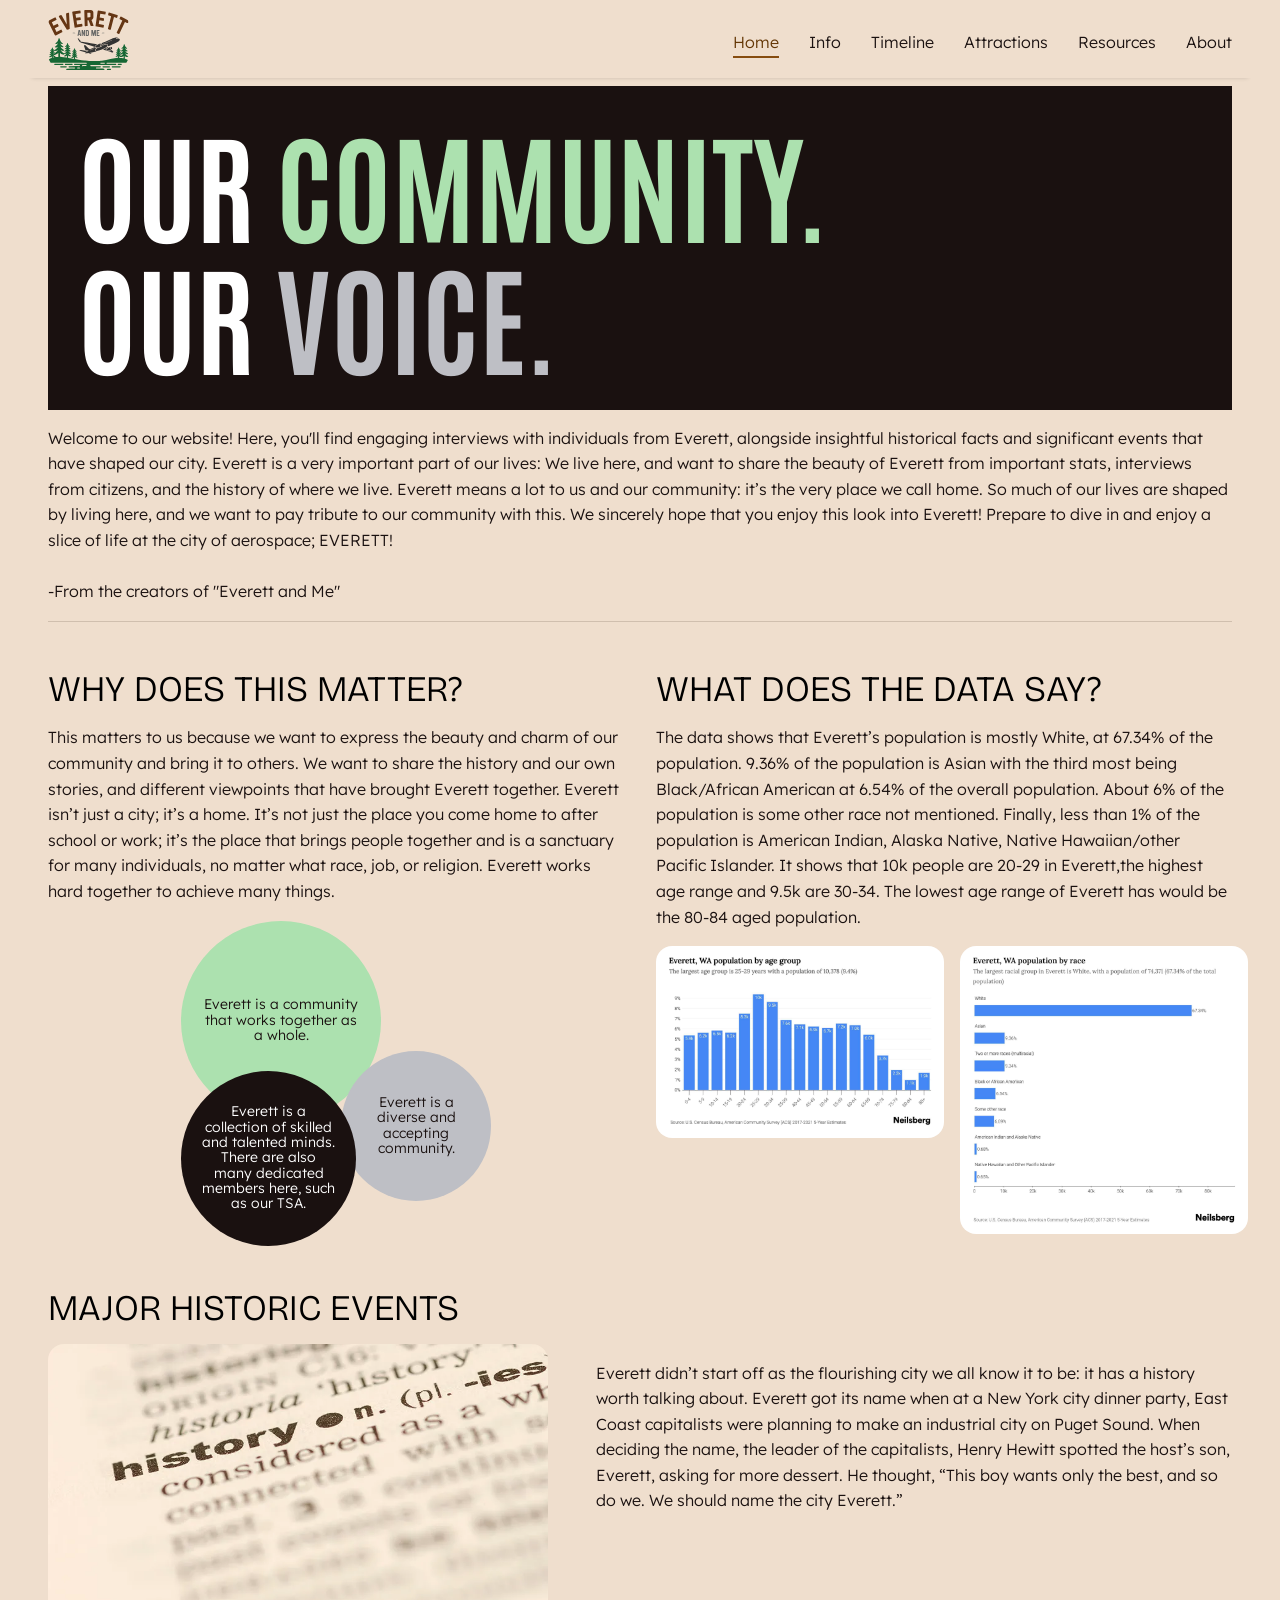
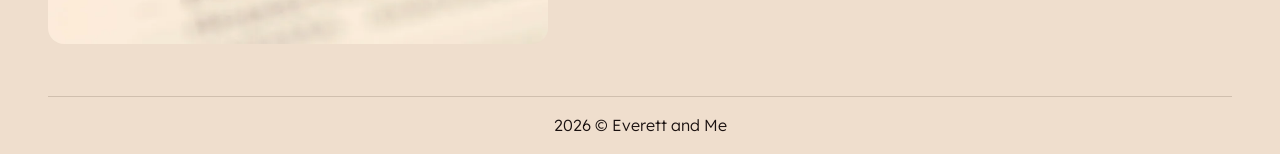
<file: index.html>
<!DOCTYPE html>
<html lang="en">

<head>
  <meta charset="UTF-8">
  <meta name="viewport" content="width=device-width, initial-scale=1.0">
  <title>Everett and Me!</title>
  <link rel="stylesheet" href="./assets/global.css">
  <link rel="icon" href="./assets/images/favicon.svg" type="image/x-icon">
  <link rel="preconnect" href="https://fonts.googleapis.com">
  <link rel="preconnect" href="https://fonts.gstatic.com" crossorigin>
  <link href="https://fonts.googleapis.com/css2?family=Antonio:wght@100..700&display=swap" rel="stylesheet">
  <link href="https://fonts.googleapis.com/css2?family=Lexend:wght@100..900&display=swap" rel="stylesheet">
  <link href="https://fonts.googleapis.com/css2?family=Bricolage+Grotesque:opsz,wght@12..96,200..800&display=swap"
    rel="stylesheet">
</head>

<body>
  <div class="page-wrap">
    <header>
      <section class="content">
        <a href="./index.html"><img class="logo" src="./assets/images/everett_and_me_logo.svg" alt="Everett and me logo" /></a>
        <nav>
          <a href="./index.html" class="active">Home</a>
          <a href="./info.html">Info</a>
          <a href="./timeline.html">Timeline</a>
          <a href="./attractions.html">Attractions</a>
          <a href="./resource.html">Resources</a>
          <a href="./about.html">About</a>
          </ul>
        </nav>
      </section>
    </header>
    <main class="home-page">
      <section class="hero-banner">
        <h1>OUR <span class="accent1">COMMUNITY.</span><br>OUR <span class="accent2">VOICE.</span></h1>
      </section>

      <section class="hero-section-description">
        <p>Welcome to our website! Here, you'll find engaging interviews with individuals from Everett, alongside
          insightful historical facts and significant events that have shaped our city. Everett is a very important part
          of our lives: We live here, and want to share the beauty of Everett from important stats, interviews from
          citizens, and the history of where we live. Everett means a lot to us and our community: it’s the very place
          we call home. So much of our lives are shaped by living here, and we want to pay tribute to our community with
          this. We sincerely hope that you enjoy this look into Everett! Prepare to dive in and enjoy a slice of life at
          the city of aerospace; EVERETT!
          <br><br><span class="right-align">-From the creators of "Everett and Me"</span>
        </p>
        <span class="banner-line"></span>
      </section>

      <section class="why-does-this-matter-what-does-the-data-say">
        <div>
          <h2>WHY DOES THIS MATTER?</h2>
          <p>This matters to us because we want to express the beauty and charm of our community and bring it to others.
            We want to share the history and our own stories, and different viewpoints that have brought Everett
            together. Everett isn’t just a city; it’s a home. It’s not just the place you come home to after school or
            work; it’s the place that brings people together and is a sanctuary for many individuals, no matter what
            race, job, or religion. Everett works hard together to achieve many things.</p>
          <span class="circleInfo">
            <span class="container">
              <span class="green-circle">Everett is a community that works together as a whole. </span>
              <span class="black-circle">Everett is a collection of skilled and talented minds. There are also many
                dedicated members here, such as our TSA.</span>
              <span class="gray-circle">Everett is a diverse and accepting community.</span>

        </div>
        <div>
          <h2>WHAT DOES THE DATA SAY?</h2>
          <p>The data shows that Everett’s population is mostly White, at 67.34% of the population. 9.36% of the
            population is Asian with the third most being Black/African American at 6.54% of the overall population.
            About 6% of the population is some other race not mentioned. Finally, less than 1% of the population is
            American Indian, Alaska Native, Native Hawaiian/other Pacific Islander. It shows that 10k people are 20-29
            in Everett,the highest age range and 9.5k are 30-34. The lowest age range of Everett has would be the 80-84
            aged population.
          <div class="charts-container">
            <img class="age-group-population-chart" src="./assets/images/everett-wa-population-by-age-group-chart.jpeg">
            <img class="race-population-chart" src="./assets/images/everett-wa-population-by-race.jpeg">
          </div>
        </div>
      </section>

      <section class="major-historic-events">
        <div>
          <h2>MAJOR HISTORIC EVENTS</h2>
          <img class="image" src="./assets/images/historical-events.webp">
        </div>
        <div class="text-content">
          <p>
            Everett didn’t start off as the flourishing city we all know it to be: it has a history worth talking about.
            Everett got its name when at a New York city dinner party, East Coast capitalists were planning to make an
            industrial city on Puget Sound. When deciding the name, the leader of the capitalists, Henry Hewitt spotted
            the host’s son, Everett, asking for more dessert. He thought, “This boy wants only the best, and so do we.
            We should name the city Everett.”
          </p>
        </div>
      </section>
    </main>
    <footer>
      <span class="horizontal-line"></span>
      <p>2026 &COPY; Everett and Me</p>
    </footer>
  </div>
</body>

</html>
</file>
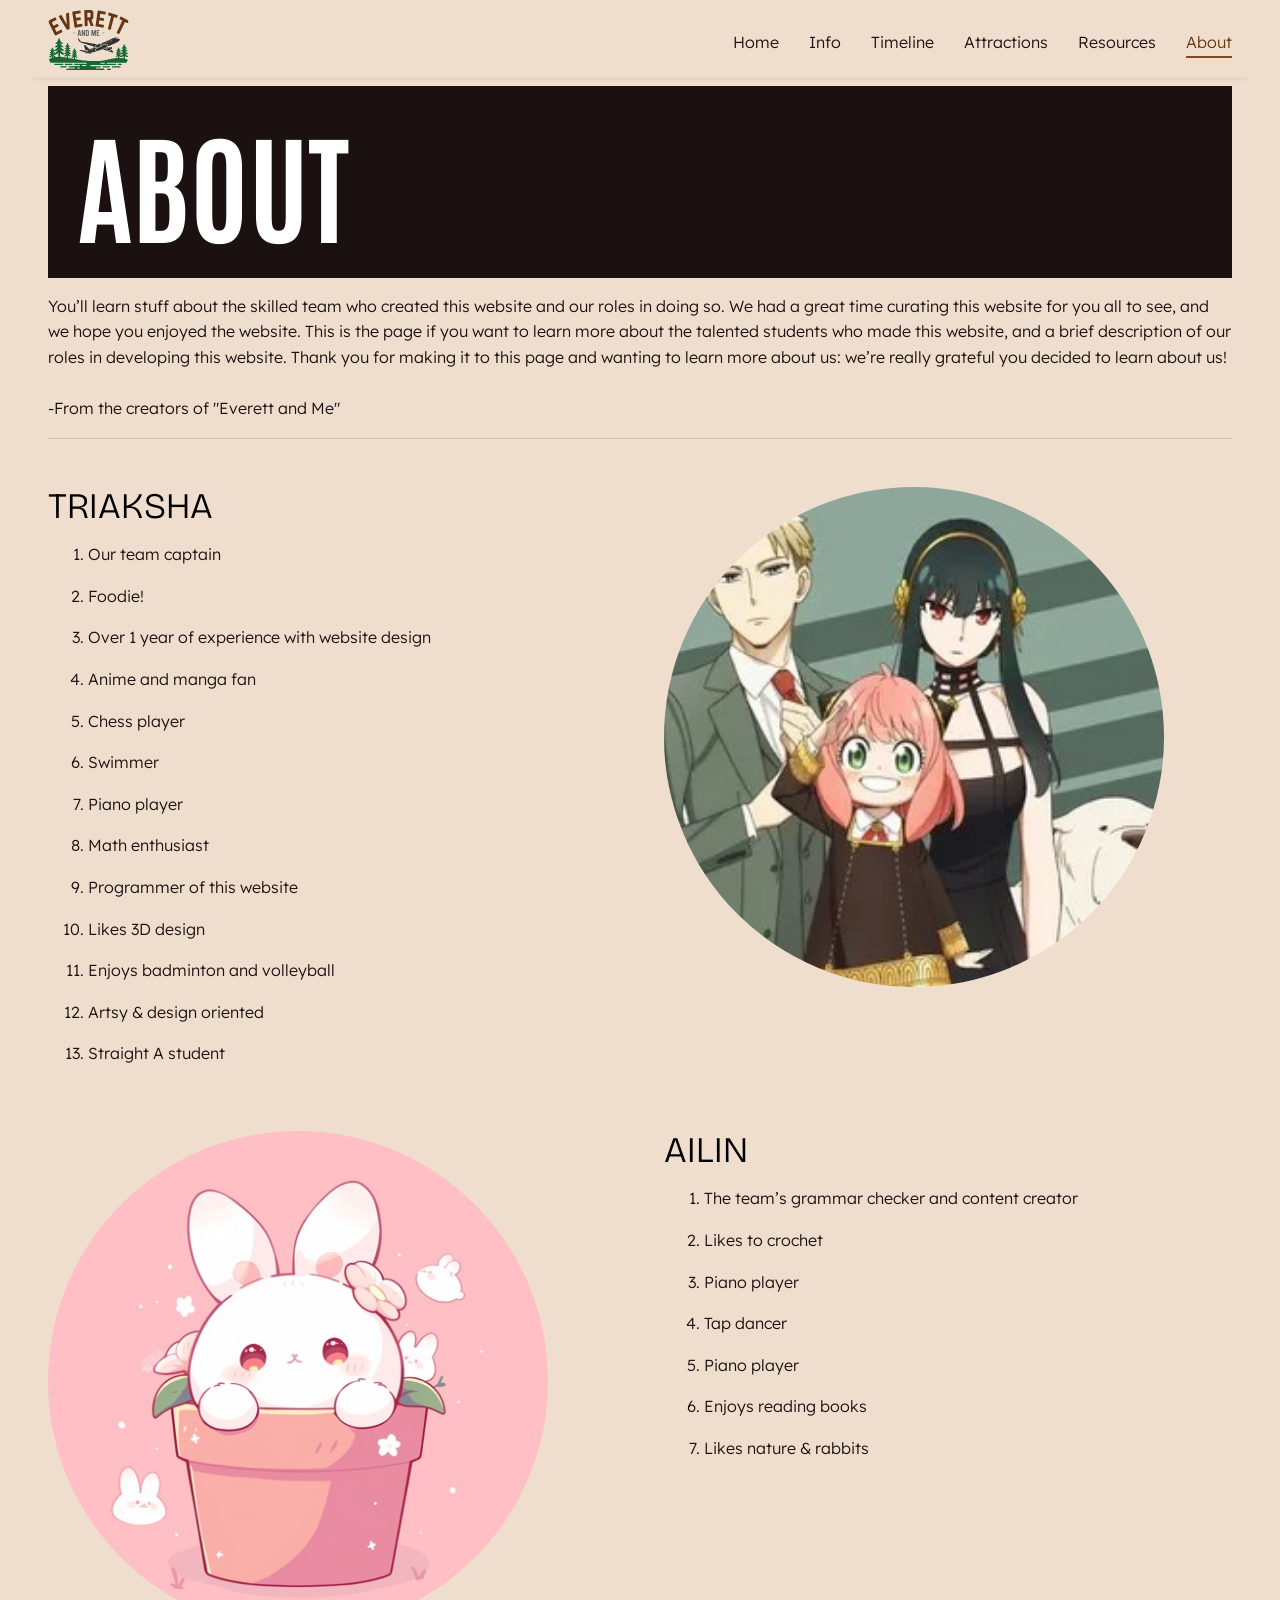
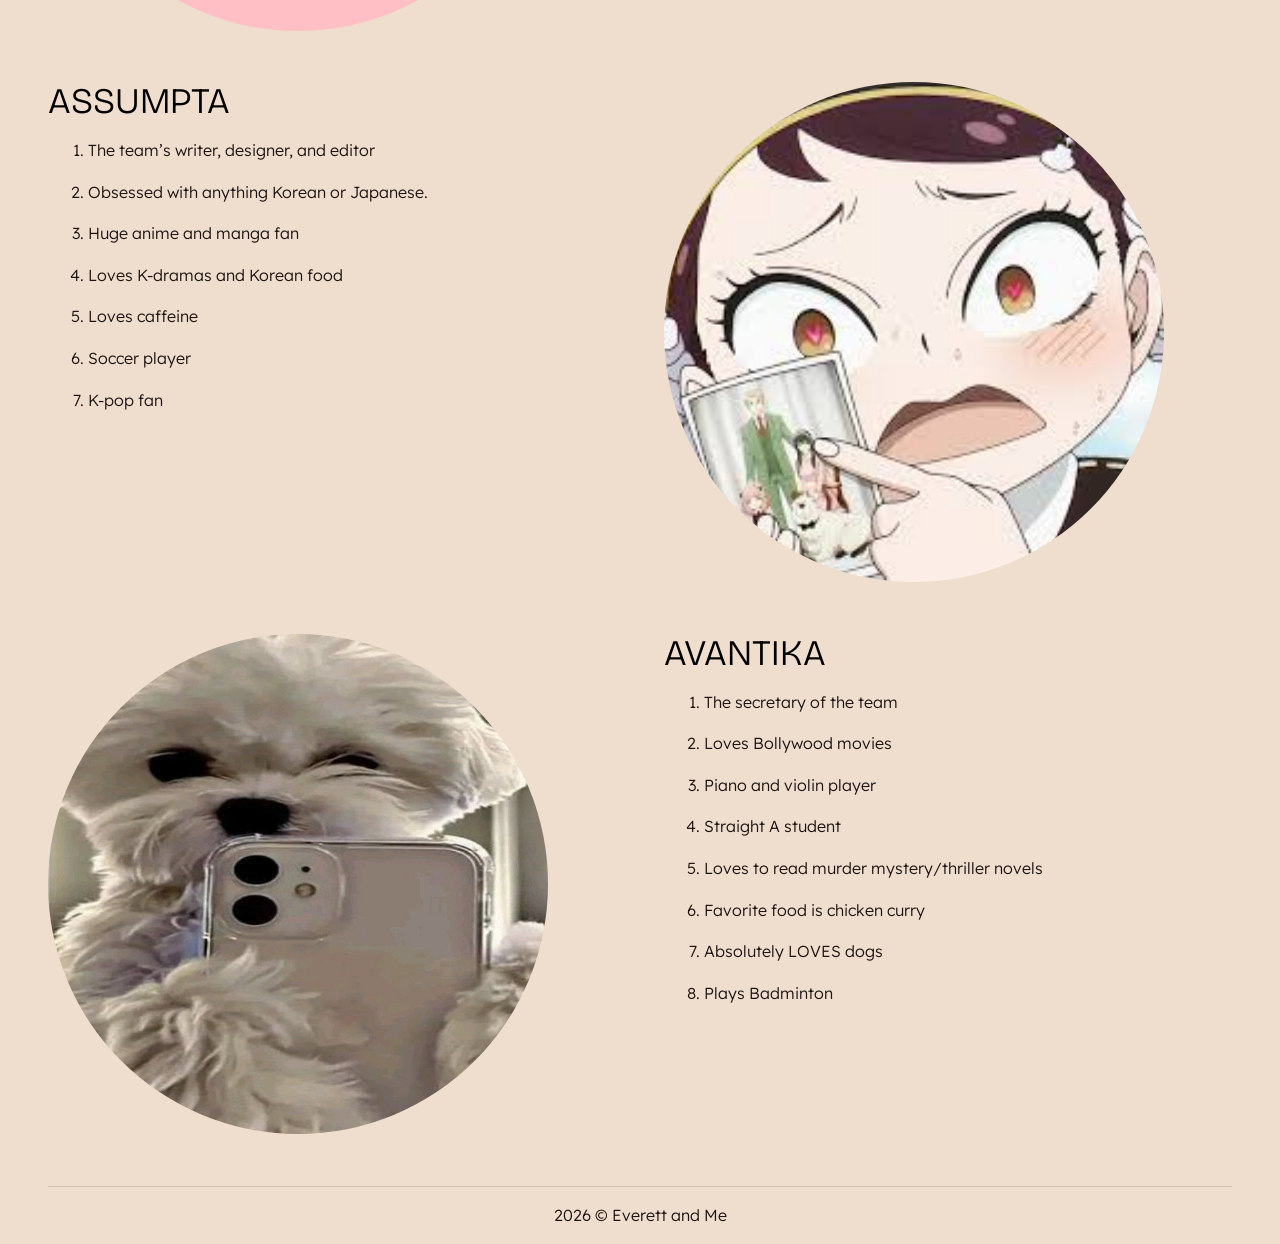
<file: about.html>
<!DOCTYPE html>
<html lang="en">

<head>
  <meta charset="UTF-8">
  <meta name="viewport" content="width=device-width, initial-scale=1.0">
  <title>Everett and Me!</title>
  <link rel="stylesheet" href="./assets/global.css">
  <link rel="icon" href="./assets/images/favicon.svg" type="image/x-icon">
  <link rel="preconnect" href="https://fonts.googleapis.com">
  <link rel="preconnect" href="https://fonts.gstatic.com" crossorigin>
  <link href="https://fonts.googleapis.com/css2?family=Antonio:wght@100..700&display=swap" rel="stylesheet">
  <link href="https://fonts.googleapis.com/css2?family=Lexend:wght@100..900&display=swap" rel="stylesheet">
  <link href="https://fonts.googleapis.com/css2?family=Bricolage+Grotesque:opsz,wght@12..96,200..800&display=swap"
    rel="stylesheet">
</head>

<body>
  <div class="page-wrap">
    <header>
      <section class="content">
        <a href="./index.html"><img class="logo" src="./assets/images/everett_and_me_logo.svg"
            alt="Everett and me logo"></a>
        <nav>
          <a href="./index.html">Home</a>
          <a href="./info.html">Info</a>
          <a href="./timeline.html">Timeline</a>
          <a href="./attractions.html">Attractions</a>
          <a href="./resource.html">Resources</a>
          <a href="./about.html" class="active">About</a>
          </ul>
        </nav>
      </section>
    </header>

    <main class="about-page">
      <section class="hero-banner">
        <h1>ABOUT</h1>
      </section>
      <section class="hero-section-description">
        <p>You’ll learn stuff about the skilled team who created this website and our roles in doing so. We had a great
          time curating this website for you all to see, and we hope you enjoyed the website. This is the page if you
          want
          to learn more about the talented students who made this website, and a brief description of our roles in
          developing this website. Thank you for making it to this page and wanting to learn more about us: we’re really
          grateful you decided to learn about us!
          <br><br><span class="right-align">-From the creators of "Everett and Me"</span>
        </p>
        <span class="banner-line"></span>
      </section>
      <section class="triaksha">
        <div>
          <h2>TRIAKSHA</h2>
          <ol>
            <li>Our team captain</li>
            <li>Foodie!</li>
            <li>Over 1 year of experience with website design</li>
            <li>Anime and manga fan</li>
            <li>Chess player</li>
            <li>Swimmer</li>
            <li>Piano player</li>
            <li>Math enthusiast</li>
            <li>Programmer of this website</li>
            <li>Likes 3D design</li>
            <li>Enjoys badminton and volleyball</li>
            <li>Artsy & design oriented</li>
            <li>Straight A student</li>
          </ol>
        </div>

        <div>
          <img class="circle-mask" src="./assets/images/spyxfamilyProfile.jpg">
        </div>
      </section>

      <section class="ailin">
        <div>
          <img class="circle-mask" src="./assets/images/bunny profile.jpg">
        </div>

        <div>
          <h2>AILIN</h2>
          <ol>
            <li>The team’s grammar checker and content creator</li>
            <li>Likes to crochet</li>
            <li>Piano player</li>
            <li>Tap dancer</li>
            <li>Piano player</li>
            <li>Enjoys reading books</li>
            <li>Likes nature & rabbits</li>
          </ol>
        </div>
      </section>

      <section class="assumpta">
        <div>
          <h2>ASSUMPTA</h2>
          <ol>
            <li>The team’s writer, designer, and editor </li>
            <li>Obsessed with anything Korean or Japanese.</li>
            <li>Huge anime and manga fan</li>
            <li>Loves K-dramas and Korean food</li>
            <li>Loves caffeine</li>
            <li>Soccer player</li>
            <li>K-pop fan</li>
          </ol>
        </div>

        <div>
          <img class="circle-mask" src="./assets/images/beckyprofile.jpg">
        </div>
      </section>

      <section class="avantika">
        <div>
          <img class="circle-mask" src="./assets/images/puppyProfile.jpg">
        </div>
        <div>
          <h2>AVANTIKA</h2>
          <ol>
            <li>The secretary of the team</li>
            <li>Loves Bollywood movies</li>
            <li>Piano and violin player</li>
            <li>Straight A student</li>
            <li>Loves to read murder mystery/thriller novels</li>
            <li>Favorite food is chicken curry</li>
            <li>Absolutely LOVES dogs</li>
            <li>Plays Badminton</li>
          </ol>
        </div>
      </section>
    </main>

    <footer>
      <span class="horizontal-line"></span>
      <p>2026 &COPY; Everett and Me</p>
    </footer>
  </div>
</body>
</file>
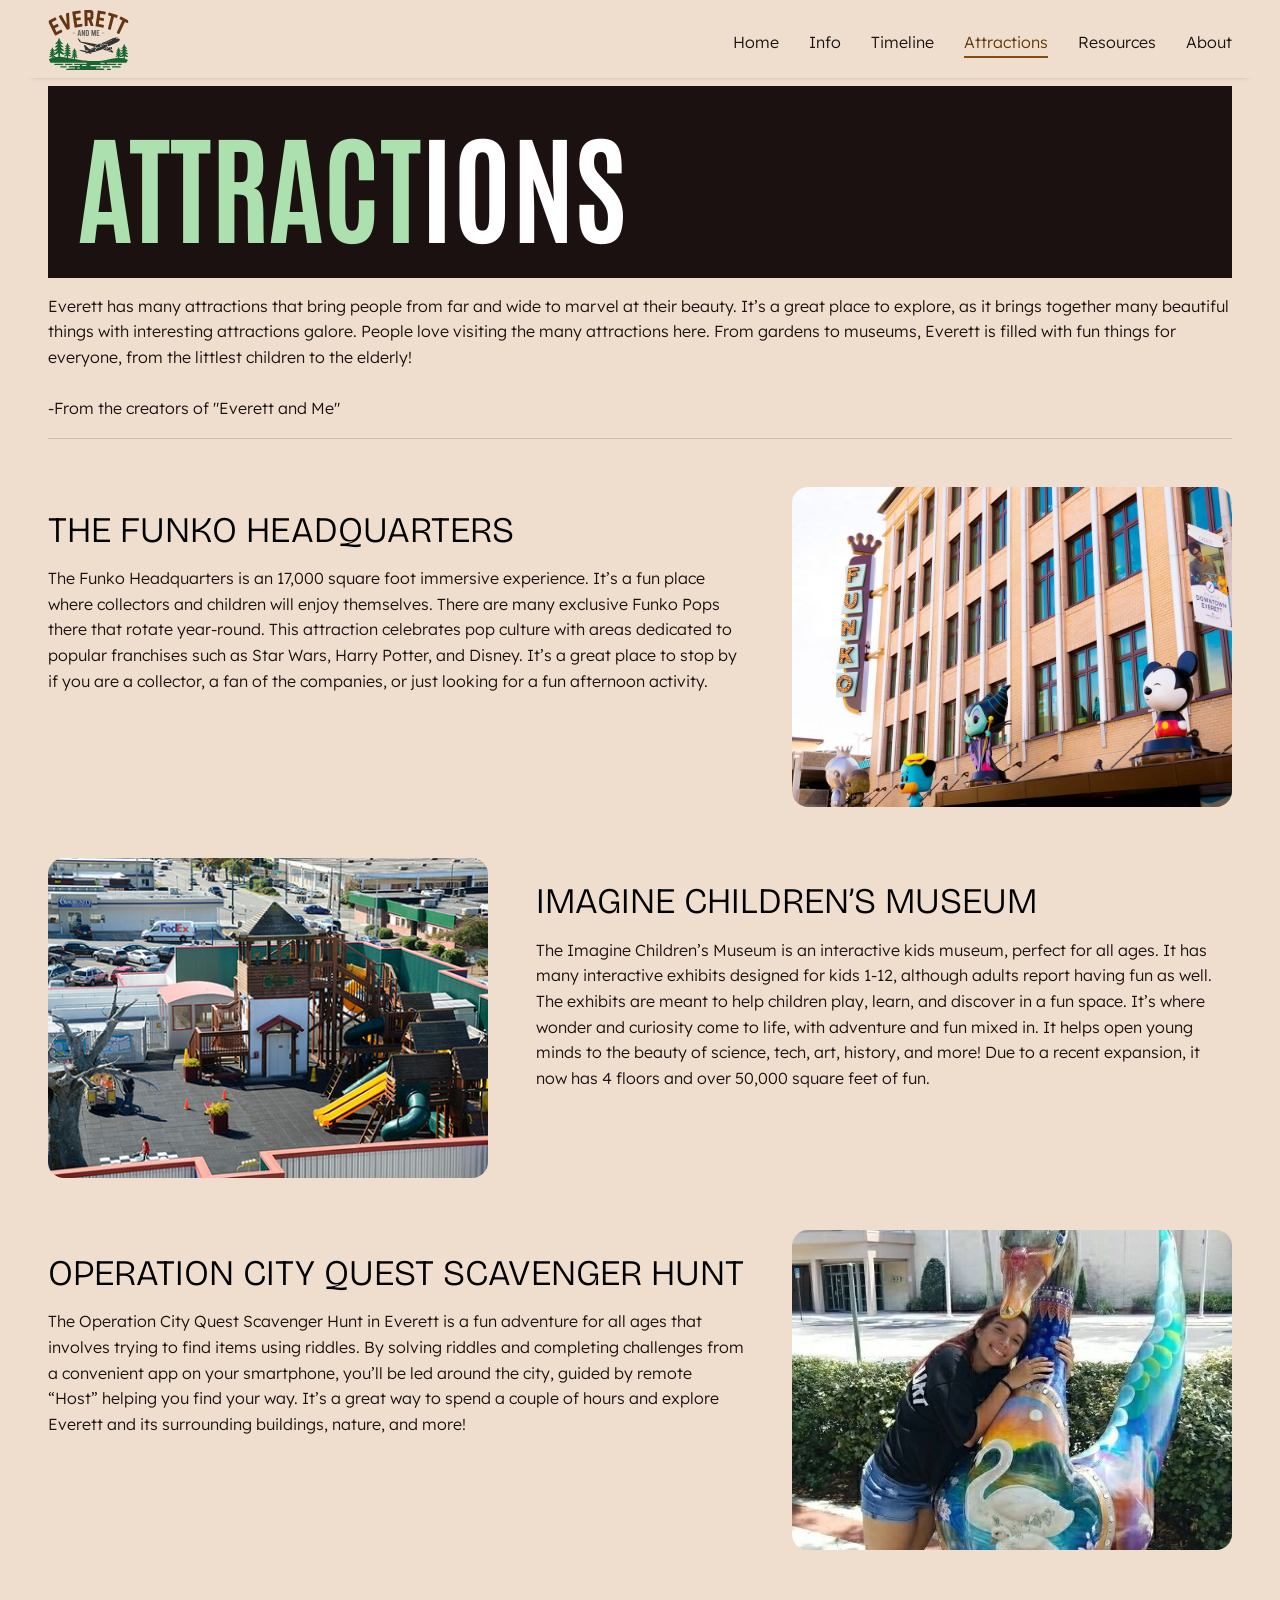
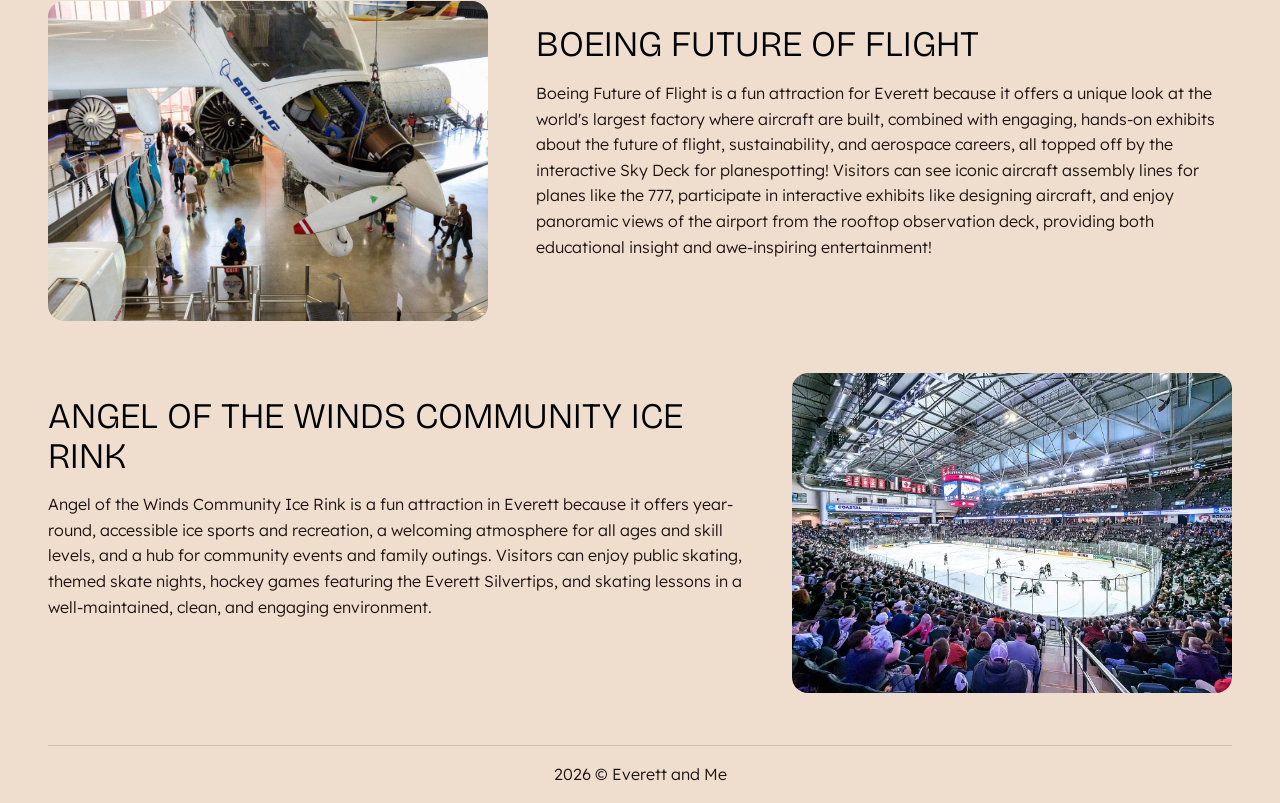
<file: attractions.html>
<!DOCTYPE html>
<html lang="en">

<head>
  <meta charset="UTF-8">
  <meta name="viewport" content="width=device-width, initial-scale=1.0">
  <title>Everett and Me!</title>
  <link rel="stylesheet" href="./assets/global.css">
  <link rel="icon" href="./assets/images/favicon.svg" type="image/x-icon">
  <link rel="preconnect" href="https://fonts.googleapis.com">
  <link rel="preconnect" href="https://fonts.gstatic.com" crossorigin>
  <link href="https://fonts.googleapis.com/css2?family=Antonio:wght@100..700&display=swap" rel="stylesheet">
  <link href="https://fonts.googleapis.com/css2?family=Lexend:wght@100..900&display=swap" rel="stylesheet">
  <link href="https://fonts.googleapis.com/css2?family=Bricolage+Grotesque:opsz,wght@12..96,200..800&display=swap"
    rel="stylesheet">
</head>

<body>
  <div class="page-wrap">
    <header>
      <section class="content">
        <a href="./index.html"><img class="logo" src="./assets/images/everett_and_me_logo.svg"
            alt="Everett and me logo"></a>
        <nav>
          <a href="./index.html">Home</a>
          <a href="./info.html">Info</a>
          <a href="./timeline.html">Timeline</a>
          <a href="./attractions.html" class="active">Attractions</a>
          <a href="./resource.html">Resources</a>
          <a href="./about.html">About</a>
          </ul>
        </nav>
      </section>
    </header>
    <main class="attractions-page">
      <section class="hero-banner">
        <h1><span class="accent1">ATTRACT</span>IONS</h1>
      </section>

      <section class="hero-section-description">
        <p>Everett has many attractions that bring people from far and wide to marvel at their beauty. It’s a great
          place to explore, as it brings together many beautiful things with interesting attractions galore. People love
          visiting the many attractions here. From gardens to museums, Everett is filled with fun things for everyone,
          from the littlest children to the elderly!
          <br><br><span class="right-align">-From the creators of "Everett and Me"</span>
        </p>
        <span class="banner-line"></span>
      </section>

      <section class="funko">
        <div>
          <h2>THE FUNKO HEADQUARTERS</h2>
          <p>The Funko Headquarters is an 17,000 square foot immersive experience. It’s a fun place where collectors and
            children will enjoy themselves. There are many exclusive Funko Pops there that rotate year-round. This
            attraction celebrates pop culture with areas dedicated to popular franchises such as Star Wars, Harry
            Potter, and Disney. It’s a great place to stop by if you are a collector, a fan of the companies, or just
            looking for a fun afternoon activity. </p>
        </div>

        <div>
          <img class="funko-image" src="./assets/images/funko.jpg">
        </div>
      </section>

      <section class="imagine">
        <div>
          <img src="./assets/images/imagine-exterior_3.jpg">
        </div>

        <div>
          <h2>IMAGINE CHILDREN’S MUSEUM</h2>
          <p>The Imagine Children’s Museum is an interactive kids museum, perfect for all ages. It has many interactive
            exhibits designed for kids 1-12, although adults report having fun as well. The exhibits are meant to help
            children play, learn, and discover in a fun space. It’s where wonder and curiosity come to life, with
            adventure and fun mixed in. It helps open young minds to the beauty of science, tech, art, history, and
            more! Due to a recent expansion, it now has 4 floors and over 50,000 square feet of fun. </p>
        </div>
      </section>

      <section class="city-quest">
        <div>
          <h2>OPERATION CITY QUEST SCAVENGER HUNT</h2>
          <p>The Operation City Quest Scavenger Hunt in Everett is a fun adventure for all ages that involves trying to
            find items using riddles. By solving riddles and completing challenges from a convenient app on your
            smartphone, you’ll be led around the city, guided by remote “Host” helping you find your way. It’s a great
            way to spend a couple of hours and explore Everett and its surrounding buildings, nature, and more!</p>
        </div>

        <div>
          <img src="./assets/images/cityquest.jpg">
        </div>
      </section>

      <section class="boeing-fof">
        <div>
          <img src="./assets/images/boeing-fof.jpg">
        </div>

        <div>
          <h2>BOEING FUTURE OF FLIGHT</h2>
          <p>Boeing Future of Flight is a fun attraction for Everett because it offers a unique look at the world's
            largest factory where aircraft are built, combined with engaging, hands-on exhibits about the future of
            flight, sustainability, and aerospace careers, all topped off by the interactive Sky Deck for planespotting!
            Visitors can see iconic aircraft assembly lines for planes like the 777, participate in interactive exhibits
            like designing aircraft, and enjoy panoramic views of the airport from the rooftop observation deck,
            providing both educational insight and awe-inspiring entertainment!</p>
        </div>
      </section>

      <section class="angel-winds">
        <div>
          <h2>ANGEL OF THE WINDS COMMUNITY ICE RINK</h2>
          <p>Angel of the Winds Community Ice Rink is a fun attraction in Everett because it offers year-round,
            accessible ice sports and recreation, a welcoming atmosphere for all ages and skill levels, and a hub for
            community events and family outings. Visitors can enjoy public skating, themed skate nights, hockey games
            featuring the Everett Silvertips, and skating lessons in a well-maintained, clean, and engaging environment.
          </p>
        </div>

        <div>
          <img src="./assets/images/angels-of-the-winds-arena.webp">
        </div>
      </section>
    </main>
    <footer>
      <span class="horizontal-line"></span>
      <p>2026 &COPY; Everett and Me</p>
    </footer>
  </div>
</body>

</html>
</file>
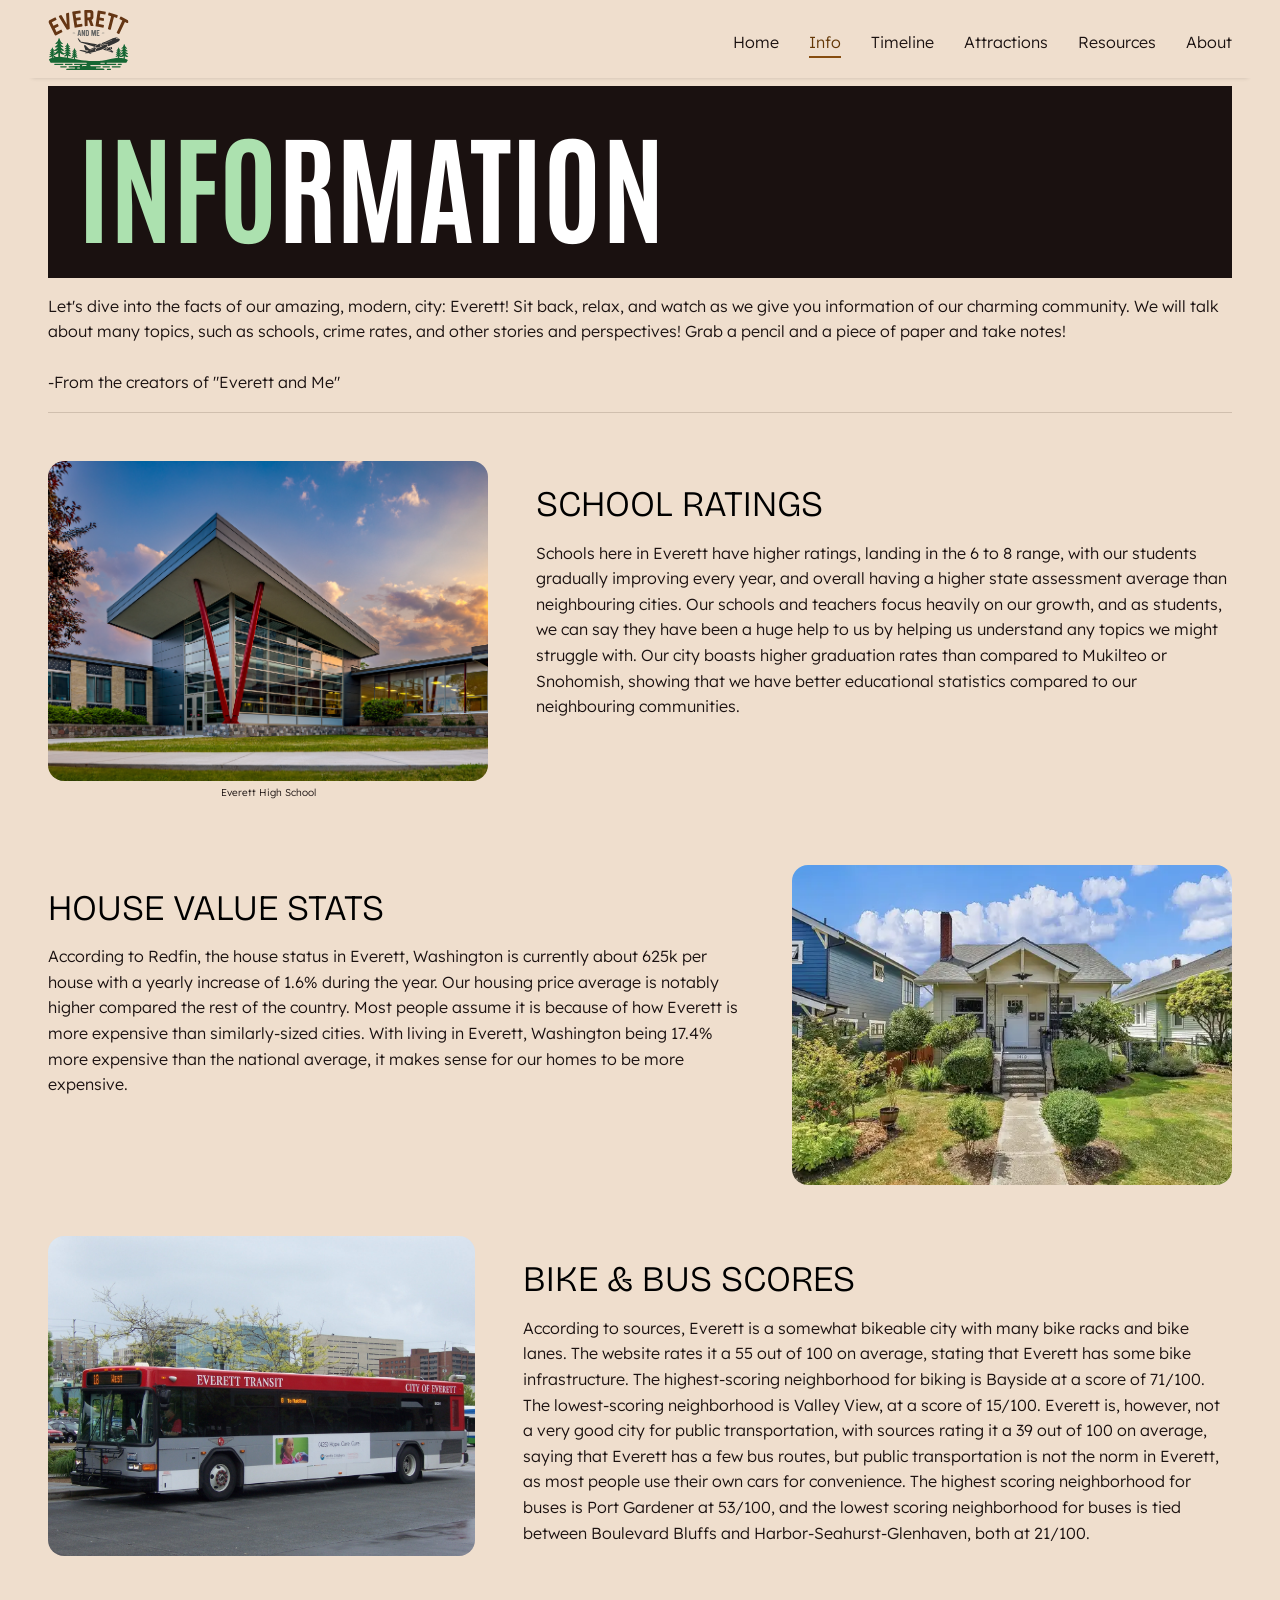
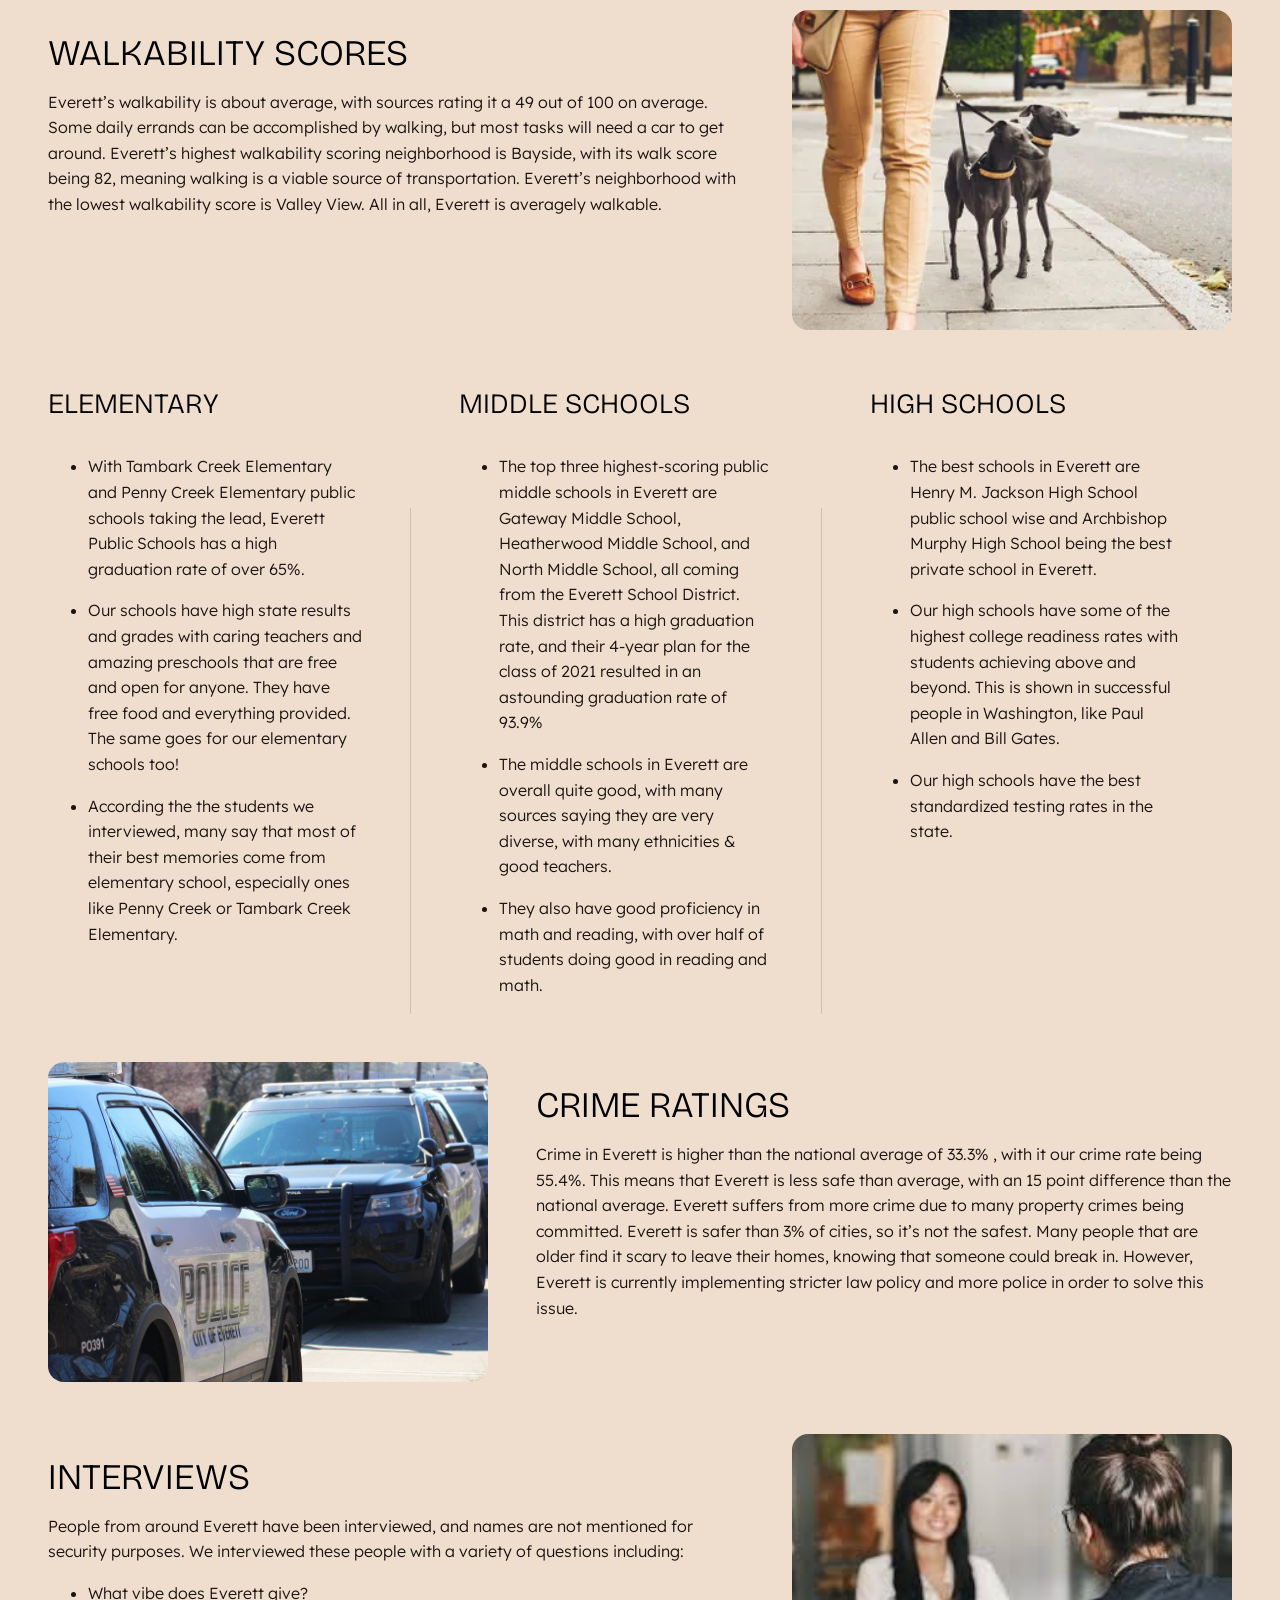
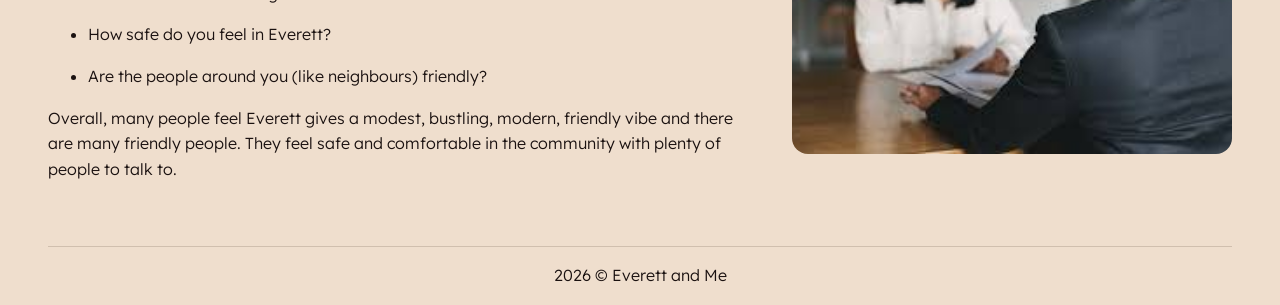
<file: info.html>
<!DOCTYPE html>
<html lang="en">

<head>
    <meta charset="UTF-8">
    <meta name="viewport" content="width=device-width, initial-scale=1.0">
    <title>Everett and Me!</title>
    <link rel="stylesheet" href="./assets/global.css">
    <link rel="icon" href="./assets/images/favicon.svg" type="image/x-icon">
    <link rel="preconnect" href="https://fonts.googleapis.com">
    <link rel="preconnect" href="https://fonts.gstatic.com" crossorigin>
    <link href="https://fonts.googleapis.com/css2?family=Antonio:wght@100..700&display=swap" rel="stylesheet">
    <link href="https://fonts.googleapis.com/css2?family=Lexend:wght@100..900&display=swap" rel="stylesheet">
    <link href="https://fonts.googleapis.com/css2?family=Bricolage+Grotesque:opsz,wght@12..96,200..800&display=swap"
        rel="stylesheet">
</head>

<body>
    <div class="page-wrap">
        <header>
            <section class="content">
                <a href="./index.html"><img class="logo" src="./assets/images/everett_and_me_logo.svg"
                        alt="Everett and me logo"></a>
                <nav>
                    <a href="./index.html">Home</a>
                    <a href="./info.html" class="active">Info</a>
                    <a href="./timeline.html">Timeline</a>
                    <a href="./attractions.html">Attractions</a>
                    <a href="./resource.html">Resources</a>
                    <a href="./about.html">About</a>
                    </ul>
                </nav>
            </section>
        </header>

        <main class="info-page">
            <section class="hero-banner">
                <h1><span class="accent1">INFO</span>RMATION</h1>
            </section>
            <section class="hero-section-description">
                <p>Let's dive into the facts of our amazing, modern, city: Everett! Sit back, relax, and watch as we
                    give
                    you information of our charming community. We will talk about many topics, such as schools, crime
                    rates,
                    and other stories and perspectives! Grab a pencil and a piece of paper and take notes!
                    <br><br><span class="right-align">-From the creators of "Everett and Me"</span>
                </p>
                <span class="banner-line"></span>
            </section>

            <section>
                <figure>
                    <img class="school-ratings-image" src="assets/images/school-picture.jpg">
                    <figcaption>Everett High School</figcaption>
                </figure>
                <div>
                    <h2>SCHOOL RATINGS</h2>
                    <p>Schools here in Everett have higher ratings, landing in the 6 to 8 range, with our students
                        gradually improving every year, and overall having a higher state assessment average than
                        neighbouring cities. Our schools and teachers focus heavily on our growth, and as students, we
                        can say they have been a huge help to us by helping us understand any topics we might struggle
                        with. Our city boasts higher graduation rates than compared to Mukilteo or Snohomish, showing
                        that we have better educational statistics compared to our neighbouring communities. </p>
                </div>
            </section>

            <section>
                <div>
                    <h2>HOUSE VALUE STATS</h2>
                    <p>According to Redfin, the house status in Everett, Washington is currently about 625k per house
                        with a yearly increase of 1.6% during the year. Our housing price average is notably higher
                        compared the rest of the country. Most people assume it is because of how Everett is more
                        expensive than similarly-sized cities. With living in Everett, Washington being 17.4% more
                        expensive than the national average, it makes sense for our homes to be more expensive.</p>
                </div>
                <div>
                    <img src="assets/images/house-value.webp">
                </div>
            </section>

            <section>
                <div>
                    <img class="bus" src="assets/images/Everett_Transit.jpg">
                </div>
                <div>
                    <h2>BIKE &amp; BUS SCORES</h2>
                    <p>According to sources, Everett is a somewhat bikeable city with many bike racks and bike lanes.
                        The website rates it a 55 out of 100 on average, stating that Everett has some bike
                        infrastructure. The highest-scoring neighborhood for biking is Bayside at a score of 71/100. The
                        lowest-scoring neighborhood is Valley View, at a score of 15/100. Everett is, however, not a
                        very good city for public transportation, with sources rating it a 39 out of 100 on average,
                        saying that Everett has a few bus routes, but public transportation is not the norm in Everett,
                        as most people use their own cars for convenience. The highest scoring neighborhood for buses is
                        Port Gardener at 53/100, and the lowest scoring neighborhood for buses is tied between Boulevard
                        Bluffs and Harbor-Seahurst-Glenhaven, both at 21/100.</p>
                </div>
            </section>

            <section>
                <div>
                    <h2>WALKABILITY SCORES</h2>
                    <p>Everett’s walkability is about average, with sources rating it a 49 out of 100 on average. Some
                        daily errands can be accomplished by walking, but most tasks will need a car to get around.
                        Everett’s highest walkability scoring neighborhood is Bayside, with its walk score being 82,
                        meaning walking is a viable source of transportation. Everett’s neighborhood with the lowest
                        walkability score is Valley View. All in all, Everett is averagely walkable.</p>
                </div>
                <div>
                    <img src="assets/images/walking.webp">
                </div>
            </section>

            <section class="school-ratings">
                <div>
                    <h3>ELEMENTARY</h3>
                    <ul>
                        <li>With Tambark Creek Elementary and Penny Creek Elementary public schools taking the lead,
                            Everett Public Schools has a high graduation rate of over 65%. </li>
                        <li>Our schools have high state results and grades with caring teachers and amazing preschools
                            that are free and open for anyone. They have free food and everything provided. The same
                            goes for our elementary schools too!</li>
                        <li>According the the students we interviewed, many say that most of their best memories come
                            from elementary school, especially ones like Penny Creek or Tambark Creek Elementary.</li>
                    </ul>
                </div>
                <span class="vertical-shortened"></span>
                <div>
                    <h3>MIDDLE SCHOOLS</h3>
                    <ul>
                        <li>The top three highest-scoring public middle schools in Everett are Gateway Middle School,
                            Heatherwood Middle School, and North Middle School, all coming from the Everett School
                            District. This district has a high graduation rate, and their 4-year plan for the class of
                            2021 resulted in an astounding graduation rate of 93.9%</li>
                        <li>The middle schools in Everett are overall quite good, with many sources saying they are very
                            diverse, with many ethnicities & good teachers.</li>
                        <li>They also have good proficiency in math and reading, with over half of students doing good
                            in reading and math.</li>
                    </ul>
                </div>
                <span class="vertical-shortened"></span>
                <div>
                    <h3>HIGH SCHOOLS</h3>
                    <ul>
                        <li>The best schools in Everett are Henry M. Jackson High School public school wise and
                            Archbishop Murphy High School being the best private school in Everett.</li>
                        <li>Our high schools have some of the highest college readiness rates with students achieving
                            above and beyond. This is shown in successful people in Washington, like Paul Allen and Bill
                            Gates.</li>
                        <li>Our high schools have the best standardized testing rates in the state.</li>
                    </ul>
                </div>
            </section>

            <section class="crime-ratings">
                <div>
                    <img class="crime-ratings-image" src="assets/images/crime-ratings.jpg">
                </div>
                <div>
                    <h2>CRIME RATINGS</h2>
                    <p>Crime in Everett is higher than the national average of 33.3% , with it our crime rate being
                        55.4%. This means that Everett is less safe than average, with an 15 point difference than the
                        national average. Everett suffers from more crime due to many property crimes being committed.
                        Everett is safer than 3% of cities, so it’s not the safest. Many people that are older find it
                        scary to leave their homes, knowing that someone could break in. However, Everett is currently
                        implementing stricter law policy and more police in order to solve this issue.</p>
                </div>
            </section>

            <section class="interviews">
                <div>
                    <h2>INTERVIEWS</h2>
                    <p>People from around Everett have been interviewed, and names are not mentioned for security
                        purposes. We interviewed these people with a variety of questions including:</p>
                    <ul>
                        <li>What vibe does Everett give?</li>
                        <li>How safe do you feel in Everett?</li>
                        <li>Are the people around you (like neighbours) friendly?</li>
                    </ul>
                    <p>Overall, many people feel Everett gives a modest, bustling, modern, friendly vibe and there are
                        many friendly people. They feel safe and comfortable in the community with plenty of people to
                        talk to.</p>
                </div>
                <div>
                    <img class="interview-image" src="assets/images/interview.jpg">
                </div>
            </section>
        </main>

        <footer>
            <span class="horizontal-line"></span>
            <p>2026 &COPY; Everett and Me</p>
        </footer>
    </div>
</body>
</file>
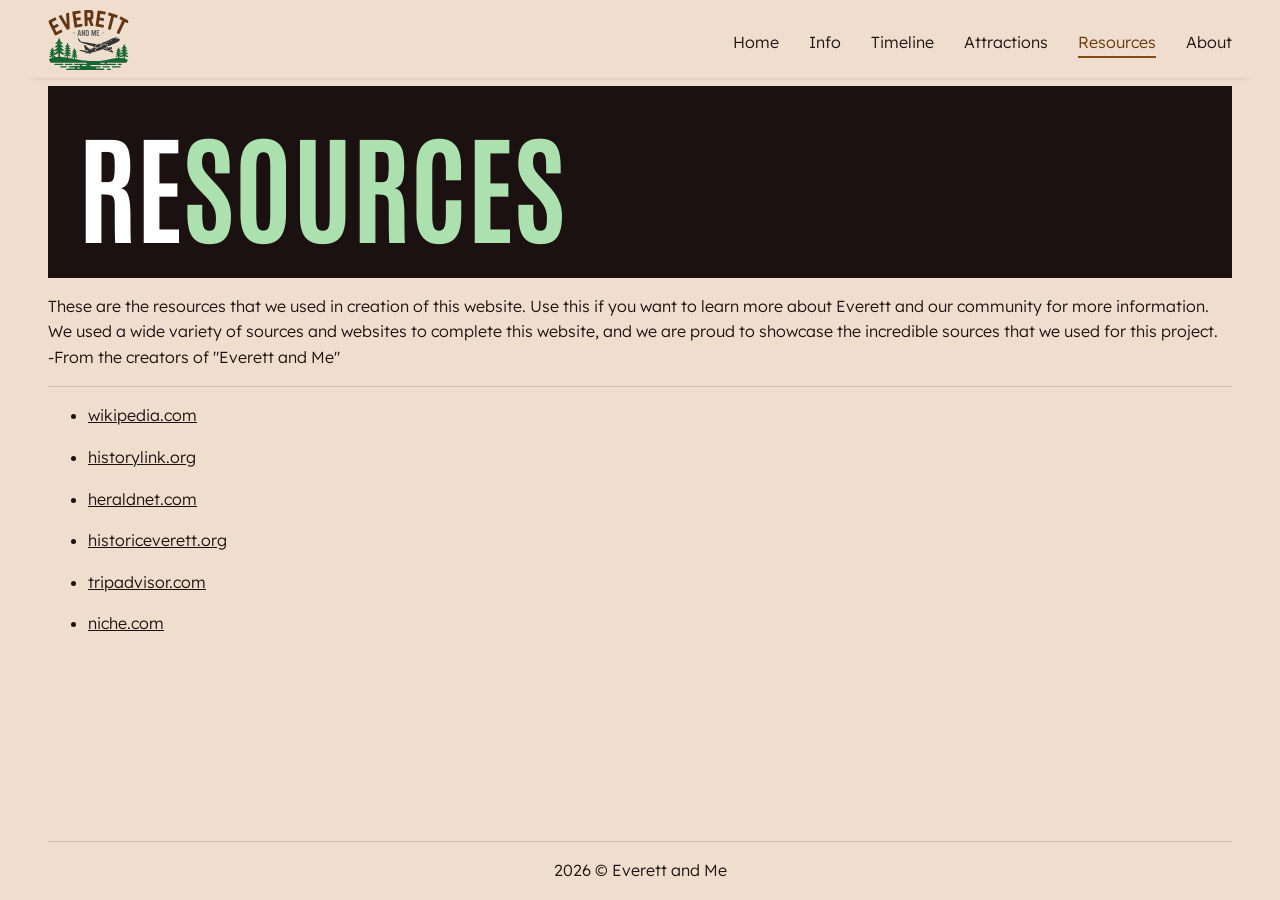
<file: resource.html>
<!DOCTYPE html>
<html lang="en">

<head>
  <meta charset="UTF-8">
  <meta name="viewport" content="width=device-width, initial-scale=1.0">
  <title>Everett and Me!</title>
  <link rel="stylesheet" href="./assets/global.css">
  <link rel="icon" href="./assets/images/favicon.svg" type="image/x-icon">
  <link rel="preconnect" href="https://fonts.googleapis.com">
  <link rel="preconnect" href="https://fonts.gstatic.com" crossorigin>
  <link href="https://fonts.googleapis.com/css2?family=Antonio:wght@100..700&display=swap" rel="stylesheet">
  <link href="https://fonts.googleapis.com/css2?family=Lexend:wght@100..900&display=swap" rel="stylesheet">
  <link href="https://fonts.googleapis.com/css2?family=Bricolage+Grotesque:opsz,wght@12..96,200..800&display=swap"
    rel="stylesheet">
</head>

<body>
  <div class="page-wrap">
    <header>
      <section class="content">
        <a href="./index.html"><img class="logo" src="./assets/images/everett_and_me_logo.svg"
            alt="Everett and me logo"></a>
        <nav>
          <a href="./index.html">Home</a>
          <a href="./info.html">Info</a>
          <a href="./timeline.html">Timeline</a>
          <a href="./attractions.html">Attractions</a>
          <a href="./resource.html" class="active">Resources</a>
          <a href="./about.html">About</a>
          </ul>
        </nav>
      </section>
    </header>

    <main class="resources-page">
      <section class="hero-banner">
        <h1>RE<span class="accent1">SOURCES</span></h1>
      </section>
      <section class="hero-section-description">
        <p>These are the resources that we used in creation of this website. Use this if you want to learn more about
          Everett and our community for more information. We used a wide variety of sources and websites to complete
          this
          website, and we are proud to showcase the incredible sources that we used for this project.
          <span class="right-align">-From the creators of "Everett and Me"</span>
        </p>
        <span class="banner-line"></span>
      </section>
      <ul class="resource-urls">
        <li><a href="https://wikipedia.com">wikipedia.com</a></li>
        <li><a href="https://historylink.org">historylink.org</a></li>
        <li><a href="https://heraldnet.com">heraldnet.com</a></li>
        <li><a href="https://historiceverett.org">historiceverett.org</a></li>
        <li><a href="https://tripadvisor.com">tripadvisor.com</a></li>
        <li><a href="https://niche.com">niche.com</a></li>
      </ul>
    </main>

    <footer>
      <span class="horizontal-line"></span>
      <p>2026 &COPY; Everett and Me</p>
    </footer>
  </div>
</body>
</file>
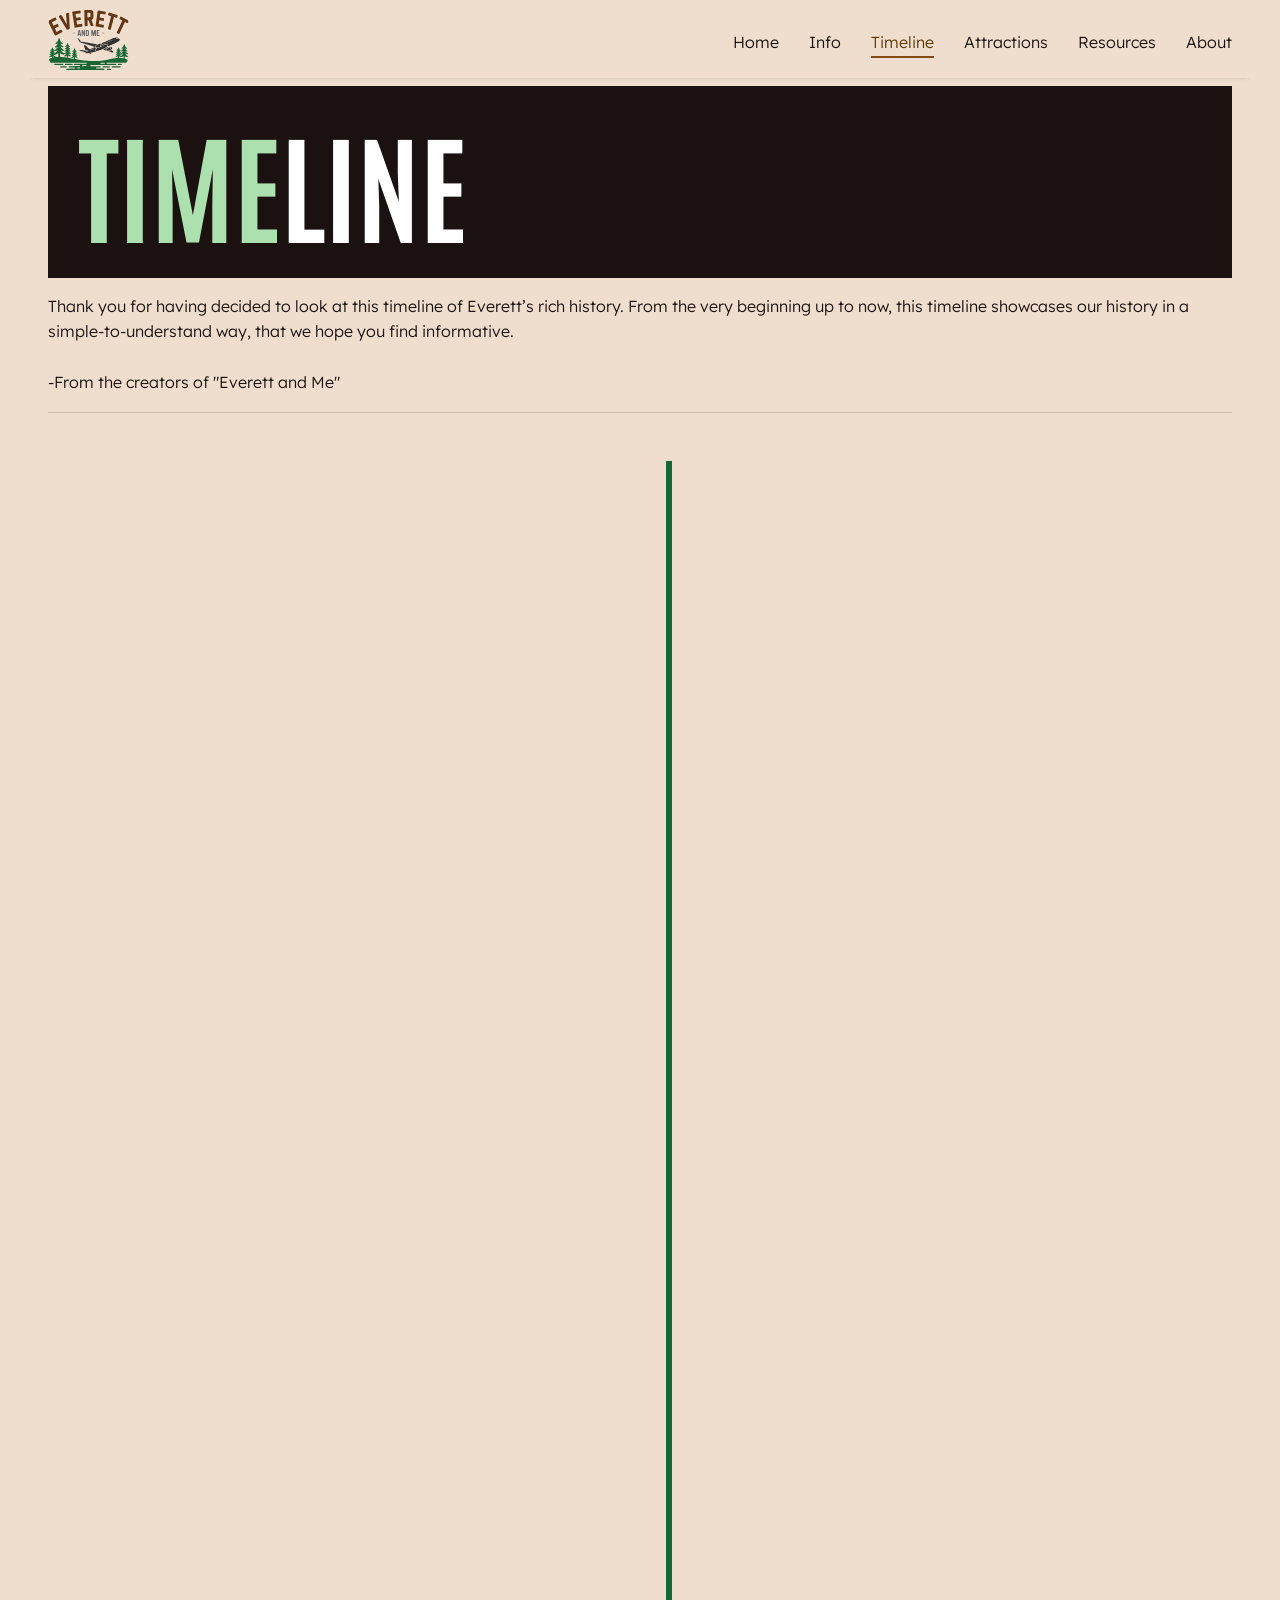
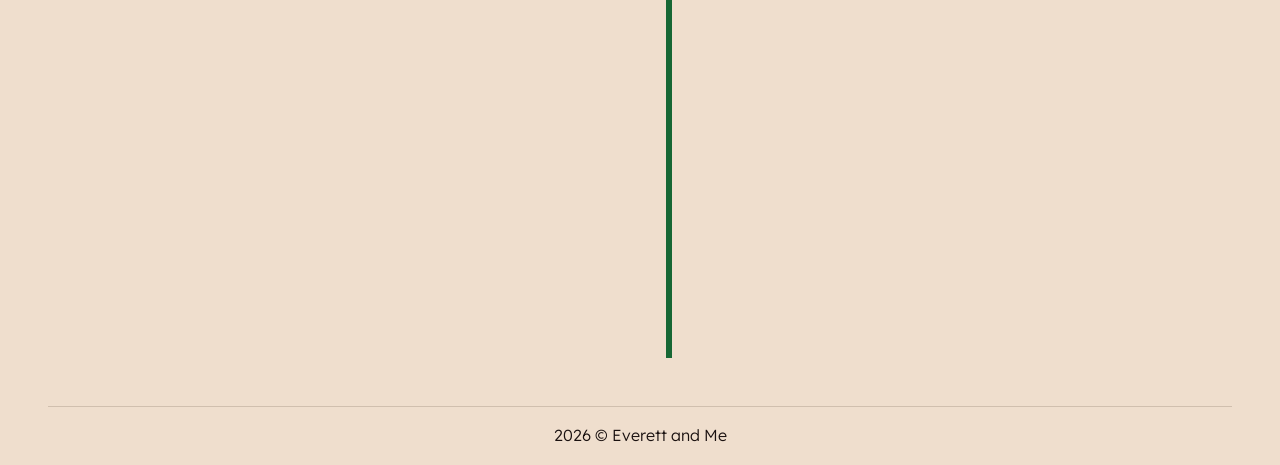
<file: timeline.html>
<!DOCTYPE html>
<html lang="en">

<head>
  <meta charset="UTF-8">
  <meta name="viewport" content="width=device-width, initial-scale=1.0">
  <title>Everett and Me!</title>
  <link rel="stylesheet" href="./assets/global.css">
  <link rel="icon" href="./assets/images/favicon.svg" type="image/x-icon">
  <link rel="preconnect" href="https://fonts.googleapis.com">
  <link rel="preconnect" href="https://fonts.gstatic.com" crossorigin>
  <link href="https://fonts.googleapis.com/css2?family=Antonio:wght@100..700&display=swap" rel="stylesheet">
  <link href="https://fonts.googleapis.com/css2?family=Lexend:wght@100..900&display=swap" rel="stylesheet">
  <link href="https://fonts.googleapis.com/css2?family=Bricolage+Grotesque:opsz,wght@12..96,200..800&display=swap"
    rel="stylesheet">
  <link rel="stylesheet"
    href="https://fonts.googleapis.com/css2?family=Material+Symbols+Outlined:opsz,wght,FILL,GRAD@24,400,0,0&icon_names=arrow_back_ios,arrow_forward_ios,close" />
</head>

<body>
  <div class="page-wrap">
    <header>
      <section class="content">
        <a href="./index.html"><img class="logo" src="./assets/images/everett_and_me_logo.svg"
            alt="Everett and me logo"></a>
        <nav>
          <a href="./index.html">Home</a>
          <a href="./info.html">Info</a>
          <a href="./timeline.html" class="active">Timeline</a>
          <a href="./attractions.html">Attractions</a>
          <a href="./resource.html">Resources</a>
          <a href="./about.html">About</a>
          </ul>
        </nav>
      </section>
    </header>

    <main class="timeline-page">
      <section class="hero-banner">
        <h1><span class="accent1">TIME</span>LINE</h1>
      </section>
      <section class="hero-section-description">
        <p>Thank you for having decided to look at this timeline of Everett’s rich history. From the very beginning up
          to
          now, this timeline showcases our history in a simple-to-understand way, that we hope you find informative.
          <br><br><span class="right-align">-From the creators of "Everett and Me"</span>
        </p>
        <span class="banner-line"></span>
      </section>

      <div class="timeline">
        <div class="wrapper left-wrapper">
          <div class="text-box">
            <span class="timeline-circle timeline-circle2"></span>
            <label role="button" for="slide-1" onclick="document.getElementById('slider-modal').showModal()"
              class="show-modal-button">
              <h2>The Early Times</h2>
              <em>Ancient times - 1855</em>
          </div>
        </div>

        <div class="wrapper right-wrapper">
          <div class="text-box">
            <span class="timeline-circle timeline-circle2"></span>
            <label role="button" for="slide-2" onclick="document.getElementById('slider-modal').showModal()"
              class="show-modal-button">
              <h2> The Naming and Founding of Everett</h2>
              <em>1890- 1893</em>
            </label>
          </div>
        </div>

        <div class="wrapper left-wrapper">
          <div class="text-box">
            <span class="timeline-circle timeline-circle2"></span>
            <label role="button" for="slide-3" onclick="document.getElementById('slider-modal').showModal()"
              class="show-modal-button">
              <h2>Economic Hardships</h2>
              <em>1897</em>
            </label>
          </div>
        </div>

        <div class="wrapper right-wrapper">
          <div class="text-box">
            <span class="timeline-circle timeline-circle2"></span>
            <label role="button" for="slide-4" onclick="document.getElementById('slider-modal').showModal()"
              class="show-modal-button">
              <h2>The Weyerhaeuser Group</h2>
              <em>1900-1910</em>
            </label>
          </div>
        </div>

        <div class="wrapper left-wrapper">
          <div class="text-box">
            <span class="timeline-circle timeline-circle2"></span>
            <label role="button" for="slide-5" onclick="document.getElementById('slider-modal').showModal()"
              class="show-modal-button">
              <h2>The Everett Massacre</h2>
              <em>1916</em>
            </label>
          </div>
        </div>

        <div class="wrapper right-wrapper">
          <div class="text-box">
            <span class="timeline-circle timeline-circle2"></span>
            <label role="button" for="slide-6" onclick="document.getElementById('slider-modal').showModal()"
              class="show-modal-button">
              <h2>Paine Field</h2>
              <em>1930 - 1940</em>
            </label>
          </div>
        </div>

        <div class="wrapper left-wrapper">
          <div class="text-box">
            <span class="timeline-circle timeline-circle2"></span>
            <label role="button" for="slide-7" onclick="document.getElementById('slider-modal').showModal()"
              class="show-modal-button">
              <h2>New Companies Rise</h2>
              <em>1967-1994</em>
            </label>
          </div>
        </div>

        <div class="wrapper right-wrapper">
          <div class="text-box">
            <span class="timeline-circle timeline-circle2"></span>
            <label role="button" for="slide-8" onclick="document.getElementById('slider-modal').showModal()"
              class="show-modal-button">
              <h2>The New Port</h2>
              <em>2012-2024</em>
            </label>
          </div>
        </div>

        <div class="wrapper left-wrapper">
          <div class="text-box">
            <span class="timeline-circle timeline-circle2"></span>
            <label role="button" for="slide-9" onclick="document.getElementById('slider-modal').showModal()"
              class="show-modal-button">
              <h2>What's Going On Right Now</h2>
              <em>Present Day: 2025-2026</em>
            </label>
          </div>
        </div>
    </main>

    <footer>
      <span class="horizontal-line"></span>
      <p>2026 &COPY; Everett and Me</p>
    </footer>
  </div>

  <!-- MODALS -->
  <dialog id="slider-modal" class="smooth-dialog">
    <!-- hidden radio buttons for navigation -->
    <input type="radio" name="slider" id="slide-1" checked hidden>
    <input type="radio" name="slider" id="slide-2" hidden>
    <input type="radio" name="slider" id="slide-3" hidden>
    <input type="radio" name="slider" id="slide-4" hidden>
    <input type="radio" name="slider" id="slide-5" hidden>
    <input type="radio" name="slider" id="slide-6" hidden>
    <input type="radio" name="slider" id="slide-7" hidden>
    <input type="radio" name="slider" id="slide-8" hidden>
    <input type="radio" name="slider" id="slide-9" hidden>

    <!-- modal close button -->
    <form method="dialog" class="close-form">
      <button class="close-button"><span class="material-symbols-outlined">
          close
        </span></button>
    </form>

    <!-- slides -->
    <div class="slide slide-content-1 modal-content">
      <h2>The Early Times</h2>
      <em>Ancient times - 1855</em>
      <p>The Native Americans inhabited.</p>
      <img src="./assets/images/nativeAmericans.jpg">

      <div class="modal-navigation">
        <label for="slide-2" class="material-symbols-outlined next">
          arrow_forward_ios
        </label>
      </div>
    </div>

    <div class="slide slide-content-2 modal-content">
      <h2> The Naming and Founding of Everett</h2>
      <em>1890- 1893</em>
      <p>Henry Hewitt and his fellow team named Everett.</p>

      <div class="modal-navigation">
        <label for="slide-1" class="prev"><i class="material-symbols-outlined">arrow_back_ios</i></label>
        <label for="slide-3" class="material-symbols-outlined next">arrow_forward_ios</label>
      </div>
    </div>

    <div class="slide slide-content-3 modal-content">
      <h2>Economic Hardships</h2>
      <em>1897</em>
      <p>A slight dispute with the Snohomish board after a economic hardship </p>

      <div class="modal-navigation">
        <label for="slide-2" class="prev"><i class="material-symbols-outlined">arrow_back_ios</i></label>
        <label for="slide-4" class="material-symbols-outlined next">arrow_forward_ios</label>
      </div>
    </div>

    <div class="slide slide-content-4 modal-content">
      <h2>The Weyerhaeuser Group</h2>
      <em>1900-1910</em>
      <p>The Everett economy was refreshed after the Weyerhaeuser Group was founded, making the population triple
        in size </p>

      <div class="modal-navigation">
        <label for="slide-3" class="prev"><i class="material-symbols-outlined">arrow_back_ios</i></label>
        <label for="slide-5" class="material-symbols-outlined next">arrow_forward_ios</label>
      </div>
    </div>

    <div class="slide slide-content-5 modal-content">
      <h2>The Everett Massacre</h2>
      <em>1916</em>
      <p>The Everett Massacre happened, caused by a unrest in the workers due to unfair pay and unhealthy work
        conditions.</p>

      <div class="modal-navigation">
        <label for="slide-4" class="prev"><i class="material-symbols-outlined">arrow_back_ios</i></label>
        <label for="slide-6" class="material-symbols-outlined next">arrow_forward_ios</label>
      </div>
    </div>

    <div class="slide slide-content-6 modal-content">
      <h2>Paine Field</h2>
      <em>1930 - 1940</em>
      <p>After the making and founding of it, Paine Field began to be used as a base in WWll.</p>

      <div class="modal-navigation">
        <label for="slide-5" class="prev"><i class="material-symbols-outlined">arrow_back_ios</i></label>
        <label for="slide-7" class="material-symbols-outlined next">arrow_forward_ios</label>
      </div>
    </div>

    <div class="slide slide-content-7 modal-content">
      <h2>New Companies Rise</h2>
      <em>1967-1994</em>
      <p>The Everett economy grew and Boeing, Fluke,and Packard were all founded, improving Everett’s economy
        further. The naval station also got founded, making Everett a better port for boats </p>

      <div class="modal-navigation">
        <label for="slide-6" class="prev"><i class="material-symbols-outlined">arrow_back_ios</i></label>
        <label for="slide-8" class="material-symbols-outlined next">arrow_forward_ios</label>
      </div>
    </div>

    <div class="slide slide-content-8 modal-content">
      <h2>The New Port</h2>
      <em>2012-2024</em>
      <p>Everett has improved, gone through struggles, closed all its paper mills, and started construction of the
        Port of Everett Waterfront Place, and made commercial air service start in Paine Field</p>

      <div class="modal-navigation">
        <label for="slide-7" class="prev"><i class="material-symbols-outlined">arrow_back_ios</i></label>
        <label for="slide-9" class="material-symbols-outlined next">arrow_forward_ios</label>
      </div>
    </div>

    <div class="slide slide-content-9 modal-content">
      <h2>What's Going On Right Now</h2>
      <em>Present Day: 2025-2026</em>
      <p>Everett is a thriving and happy community that consists of a wide variety of cultures, aerospace, navals
        and technology from all around the world as well as founding many business from nearby cities </p>

      <div class="modal-navigation">
        <label for="slide-8" class="prev"><i class="material-symbols-outlined">arrow_back_ios</i></label>
      </div>
    </div>

  </dialog>
</body>
</file>
<file: assets/global.css>
:root {
    --heading: 'Antonio', sans-serif;
    --subheading: "Bricolage Grotesque", sans-serif;
    --body-text: "Lexend", sans-serif;
    --almond: #efdecd;
    --licorice: #1a1110;
    --celadon: #ace1af;
    --celadon-dark: #166734;
    --french-gray: #bebfc5;
    --darker-almond: #d0bfae;
    --darkest-almond: #b2a393;
    --primary-nav-hover: #864c0f;
    --primary-nav-active: #633605;
}

html,
body {
    margin: 0;
    padding: 0;
    background-color: var(--almond);
}

body {
    font-family: var(--bodyText);
    font-size: 16px;
    line-height: 1.6;
}

figure {
    margin: 0;
}

.page-wrap {
    max-width: 1600px;
    margin: 0 auto;
    display: grid;
    grid-template-columns: 1fr;
    grid-template-rows: auto 1fr auto;
    min-height: 100vh;
}

header {
    margin-inline: 24px;
    position: sticky;
    top: -8px;
    z-index: 9;
}

header::before {
    content: '';
    display: block;
    height: 8px;
    position: sticky;
    top: 68px;
    box-shadow: 0 2px 4px rgba(0, 0, 0, 0.15);
    margin-inline: 8px;
    z-index: 1;
}

header::after {
    content: '';
    display: block;
    height: 8px;
    position: sticky;
    top: 0;
    background: linear-gradient(var(--almond));
    z-index: 2;
}

header .content {
    background-color: var(--almond);
    display: flex;
    align-items: center;
    justify-content: space-between;
    padding-inline: 24px;
    padding-block: 8px 0px;
    position: sticky;
    top: 0;
    margin-top: -6px;
    z-index: 3;
}

h1 {
    font-family: var(--heading);
    font-size: 120px;
    padding: 30px;
    line-height: 1.1;
    color: white;
    margin: 0;
    display: block;
}

h2 {
    font-family: var(--subheading);
    font-weight: 300;
    font-size: 36px;
    margin-inline: 0;
    margin-block: 0 16px;
}

h3 {
    font-family: var(--subheading);
    font-weight: 300;
    font-size: 28px;
    align-self: center;
    justify-self: center;
}

small {
    font-family: var(--subheading);
    font-size: 14px;
    align-self: inline-start;
    margin: 20px;
}

.image {
    height: 300px;
    width: 500px;
}

img {
    border-radius: 16px;
}

.hero-banner {
    background-color: var(--licorice);
    margin: 0 48px;
}

.hero-section-description {
    margin-inline: 48px;
    margin-block: 16px;
}

.accent1 {
    color: var(--celadon);
}

.accent2 {
    color: var(--french-gray);
}

nav {
    color: #1A1110;
    font-family: var(--body-text);
    font-optical-sizing: auto;
    font-weight: 300;
    font-style: normal;
    display: flex;
    gap: 30px;
    justify-self: flex-end;
}

nav a {
    transition: ease-in-out 0.3s;
}

a {
    text-decoration: none;
    color: var(--licorice);
    font-family: var(--body-text);
    font-weight: 300;
}

a:hover {
    color: var(--primary-nav-hover);
}

nav a.active {
    color: var(--primary-nav-active);
}

nav a.active::after {
    content: "";
    height: 2px;
    width: 100%;
    background-color: var(--primary-nav-hover);
    display: block;
}

p,
li,
figcaption {
    color: var(--licorice);
    font-family: var(--body-text);
    font-weight: 300;
    margin-inline: 0;
    margin-block: 0 16px;
    font-size: 16px;
    line-height: 1.6;
}

figcaption {
    align-self: flex-start;
    font-size: 10px;
}

.banner-line {
    margin: 16px auto;
    display: block;
}

.banner-line,
.horizontal-line {
    display: block;
    border: var(--darker-almond) solid 0;
    border-top-width: 1px;
    width: 100%;
    margin-block-end: 12px;
}

.vertical {
    display: block;
    color: var(--licorice);
    overflow: hidden;
    border-style: inset;
    border-width: 1px;
    height: 800px;
    width: 1px;
}

.vertical-medium {
    display: block;
    color: var(--licorice);
    overflow: hidden;
    border-style: inset;
    border-width: 1px;
    height: 650px;
    width: 1px;
}

.vertical-shortened {
    display: block;
    color: var(--darker-almond);
    overflow: hidden;
    border-style: solid;
    border-width: 0;
    border-left-width: 1px;
    height: 80%;
    align-self: self-end;
}

.major-historic-events,
.crime-ratings,
.interviews,
.funko,
.imagine,
.city-quest,
.triaksha,
.ailin,
.assumpta,
.avantika,
.boeing-fof,
.angel-winds {
    display: grid;
    line-height: 1.1;
    grid-template-columns: auto 1fr;
    gap: 48px;
    position: relative;
    margin-block: 48px;
    margin-inline: 48px;
}

.major-historic-events h2 {
    grid-column: 1 / span 2;
}

.major-historic-events .text-content {
    margin-block-start: 72px;
}

.info-page section:not(.hero-banner, .hero-section-description, .school-ratings) {
    display: grid;
    line-height: 1.1;
    grid-template-columns: auto 1fr;
    gap: 48px;
    position: relative;
    margin-block: 48px;
    margin-inline: 48px;
}

.charts-container {
    display: flex;
    gap: 16px;
    align-items: flex-start;
}

.age-group-population-chart,
.race-population-chart {
    max-width: 50%;
    max-height: max-content;
}

.circle-mask {
    border-radius: 50%;
    height: 500px;
    width: 500px;
}

.right-align {
    display: flex;
    justify-self: flex-end;
}

footer {
    margin-inline: 48px;
    display: flex;
    align-items: center;
    flex-direction: column;
}

footer p {
    margin: 0;
    padding-block: 4px 16px;
}

.why-does-this-matter-what-does-the-data-say,
.house-value-school-ratings,
.walkability-bike-bus-scores {
    display: grid;
    line-height: 1.1;
    grid-template-columns: 1fr 1fr;
    gap: 32px;
    position: relative;
    margin: 48px;
}

.green-circle,
.black-circle,
.gray-circle {
    display: flex;
    align-items: center;
    justify-content: center;
    font-size: 14px;
    padding: 20px;
    box-sizing: border-box;
}

.green-circle {
    background-color: var(--celadon);
    border-radius: 50%;
    height: 200px;
    width: 200px;
    font-family: var(--body-text);
    color: var(--licorice);
    font-weight: 300;
    text-align: center;
    z-index: 3;
    inset: 0 25px 0 0;
    position: absolute;
}

.black-circle {
    background-color: var(--licorice);
    border-radius: 50%;
    height: 175px;
    width: 175px;
    font-family: var(--body-text);
    color: white;
    font-weight: 300;
    text-align: center;
    z-index: 5;
    position: absolute;
    inset: 150px 0 0 0;

}

.gray-circle {
    background-color: var(--french-gray);
    border-radius: 50%;
    height: 150px;
    width: 150px;
    font-family: var(--body-text);
    color: var(--licorice);
    font-weight: 300;
    text-align: center;
    z-index: 4;
    position: absolute;
    inset: 130px 160px auto;

}

.container {
    position: relative;
    height: 320px;
    width: 310px;
}

.circleInfo {
    display: flex;
    align-items: center;
    justify-content: center;
}

.timeline {
    position: relative;
    max-width: 1280px;
    margin-inline: auto;
    margin-block: 48px;
}

.wrapper {
    box-sizing: border-box;
    padding: 8px 36px;
    position: relative;
    width: 55%;
    background-color: var(--darker-almond);
    margin: 36px 0;
    border-radius: 16px;
    animation: movedown linear forwards;
    opacity: 0;
    animation-timeline: view();
    /* animation-range: contain; */
    animation-range: entry 60% entry 100%;
}

@keyframes movedown {
    0% {
        transform: translateY(-32px);
    }

    100% {
        opacity: 1;
        transform: translateY(0);
    }
}

.text-box {
    padding-block: 16px;
    position: relative;
    border-radius: 6px;
    z-index: 1;
}

.text-box h2 {
    margin-block-end: 0;
}

.text-box em {
    margin-block: 8px;
    font-family: var(--subheading);
    font-size: 18px;
}

.left-wrapper {
    left: 0;
}

.left-wrapper .text-box {
    padding-inline: 0 24px;
}

.right-wrapper .text-box {
    padding-inline: 42px 0;
}

.right-wrapper {
    left: 50%;
}

.timeline::after {
    content: '';
    position: absolute;
    width: 6px;
    height: 100%;
    background: var(--celadon-dark);
    z-index: 1;
    inset: 0 47.5% auto auto;
    animation: moveline 6s linear forwards;
    animation-timeline: scroll(root block);
    /* Animates based on vertical scroll */
}

@keyframes moveline {
    0% {
        height: 0;
    }

    100% {
        height: 100%;
    }
}

.timeline-circle {
    border-radius: 50%;
    width: 36px;
    height: 36px;
    background-color: var(--celadon-dark);
    display: flex;
    position: absolute;
    z-index: 10;
    inset: 50% -20px auto auto;
}

.right-wrapper .timeline-circle {
    inset: 50% auto auto -27px;
}

.resource-urls {
    margin-inline: 48px;
}

.resource-urls a {
    color: var(--licorice);
    text-decoration: underline;
}

.resource-urls a:hover,
.resource-urls a:active {
    color: var(--primary-nav-hover);
}

.logo {
    height: 60px;
    max-width: 100%;
    object-fit: contain;
}

.info-page section img,
.attractions-page section img {
    max-width: 440px;
    height: 320px;
    object-fit: cover;
    object-position: center;
}

.info-page h2,
.attractions-page h2 {
    padding-top: 24px;
}

/* make about into two equal columns */
.about-page section {
    grid-template-columns: 1fr 1fr;
}

figure figcaption {
    text-align: center;
}

.school-ratings {
    display: grid;
    grid-template-columns: repeat(3, 1fr auto);
    gap: 48px;
    position: relative;
    margin-block: 48px;
    margin-inline: 48px;
}

.school-ratings h3 {
    margin-block-start: 0;
}

.material-symbols-outlined {
    font-variation-settings:
        'FILL' 0,
        'wght' 400,
        'GRAD' 0,
        'opsz' 24
}

.show-modal-button {
    cursor: pointer;
}


/* hide all slides by default */
.slide {
    display: none;
    position: relative;
    height: 100%;
}

/* when a specific radio is checked, show its sibling slide content */
#slide-1:checked~.slide-content-1,
#slide-2:checked~.slide-content-2,
#slide-3:checked~.slide-content-3,
#slide-4:checked~.slide-content-4,
#slide-5:checked~.slide-content-5,
#slide-6:checked~.slide-content-6,
#slide-7:checked~.slide-content-7,
#slide-8:checked~.slide-content-8,
#slide-9:checked~.slide-content-9 {
    display: block;
    animation: fadeIn 0.3s ease-in-out;
}

@keyframes fadeIn {
    from {
        opacity: 0;
        transform: translateX(10px);
    }

    to {
        opacity: 1;
        transform: translateX(0);
    }
}

/* navigation buttons      */
.modal-navigation {
    display: flex;
    justify-content: space-between;
    position: absolute;
    top: 50%;
    transform: translateY(-50%);
    width: 100%;
}

.next {
    right: -76px;
}

.prev {
    left: -76px;
}

.prev i {
    margin-left: 4px;
}

.next,
.prev {
    position: inherit;
    padding: 8px;
    border-radius: 50%;
    background-color: #eee;
    cursor: pointer;
    opacity: .5;
    transition: ease-in 250ms;

    width: 40px;
    height: 40px;
    display: flex;
    box-sizing: border-box;
}

.next:hover,
.prev:hover {
    opacity: 1;
}

/* timeline modals */
.modal-content h2 {
    margin: 0;
}

.close-form {
    position: absolute;
    top: 16px;
    right: 16px;
    z-index: 1;
}

.close-button {
    color: #666;
    background: #eee;
    padding: 8px;
    width: 24px;
    height: 24px;
    border-radius: 50%;
    border: 0;
    box-sizing: content-box;
    cursor: pointer;
    transition: ease-in 250ms;
    opacity: 0.5;
}

.close-button:hover,
.close-button:active {
    color: #e50404;
    opacity: 1;
}

/* base dialog styles */
.smooth-dialog {
    position: fixed;
    padding: 64px 96px;
    border: none;
    border-radius: 12px;
    box-shadow: 0 10px 25px rgba(0, 0, 0, 0.2);
    width: clamp(320px, 600px, 80vw);
    height: clamp(360px, 400px, 80vh);
    overflow-y: auto;
    z-index: 99;

    /* transition rules for the smooth pop-in */
    transition:
        opacity 0.4s cubic-bezier(0.25, 1, 0.5, 1),
        transform 0.4s cubic-bezier(0.25, 1, 0.5, 1),
        overlay 0.4s allow-discrete,
        display 0.4s allow-discrete;

    /* Closed state */
    opacity: 0;
    transform: scale(0.95) translateY(15px);
}

/* Open state */
.smooth-dialog[open] {
    opacity: 1;
    transform: scale(1) translateY(0);
}

/* Starting state */
@starting-style {
    .smooth-dialog[open] {
        opacity: 0;
        transform: scale(0.95) translateY(15px);
    }
}

/* Backdrop Animation              */
.smooth-dialog::backdrop {
    background-color: rgba(0, 0, 0, 0);
    transition:
        background-color 0.4s ease,
        overlay 0.4s allow-discrete,
        display 0.4s allow-discrete;
}

.smooth-dialog[open]::backdrop {
    background-color: rgba(0, 0, 0, 0.6);
    backdrop-filter: blur(3px);
}

@starting-style {
    .smooth-dialog[open]::backdrop {
        background-color: rgba(0, 0, 0, 0);
    }
}
</file>
